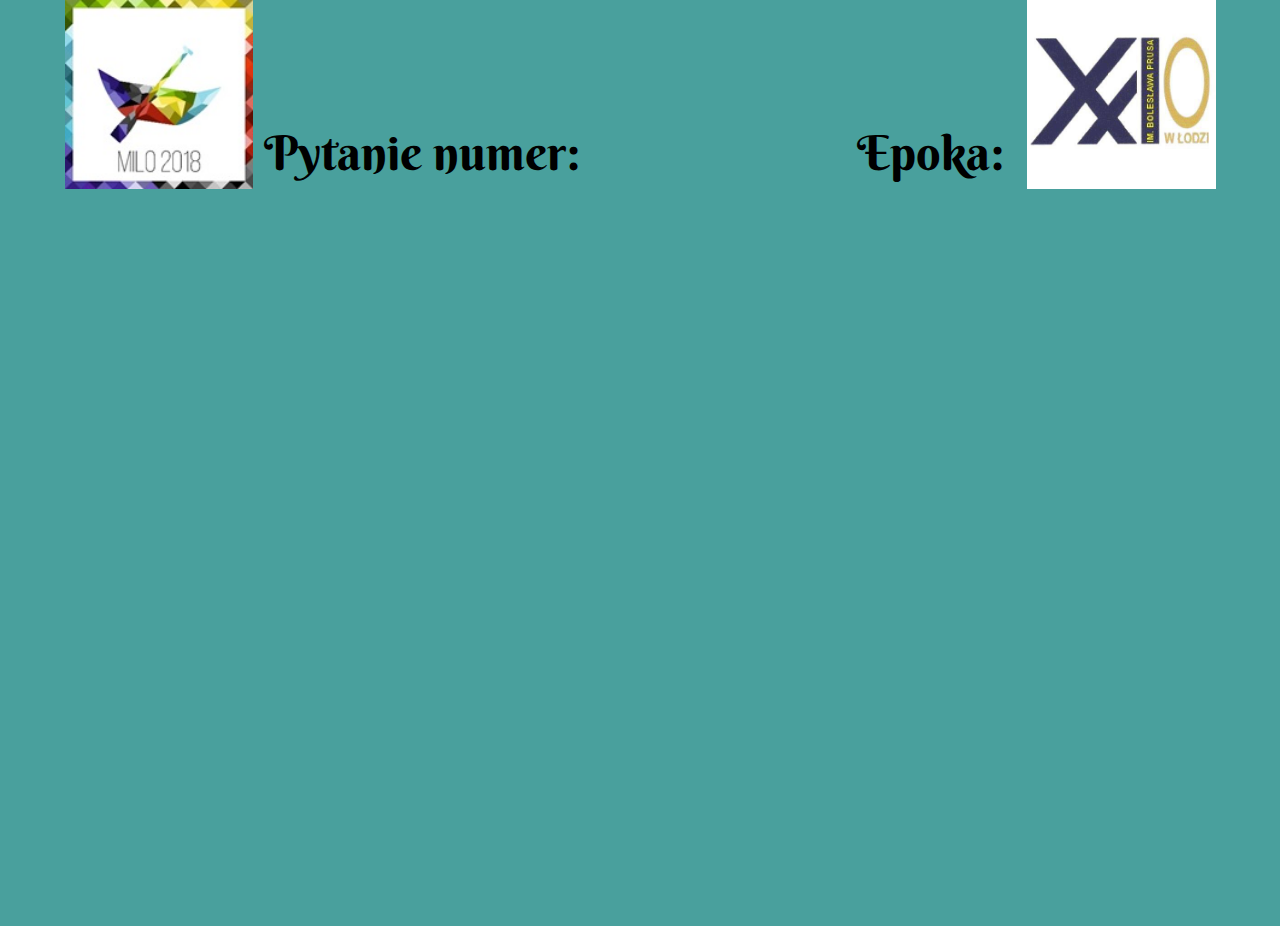
<file: index.html>
<!doctype html>
<html lang="pl">

<head>
  <meta charset="utf-8">
  <title>MILO2018</title>
  <link rel="shortcut icon" href="favicon.ico">
  <meta name="author" content="Marcin Górecki">
  <link rel="stylesheet" href="css/styles.css">
</head>

<body>
  <header>
    <a href="szybkie.html">
      <div id="miloLogo"></div>
      <div id="loLogo"></div>
    </a>
  </header>
  <section>
    <div>Pytanie numer:&nbsp<span id="numer"></span></div>
    <div>Epoka:&nbsp;<span id="epoka"></span></div>
  </section>
  <main>
    <div id="pytanie"></div>
    <div id="media"></div>
  </main>
  <div id="losowanie"><span>4</span><p></p></div>
  <script src="js/scripts.js"></script>
</body>

</html>
</file>
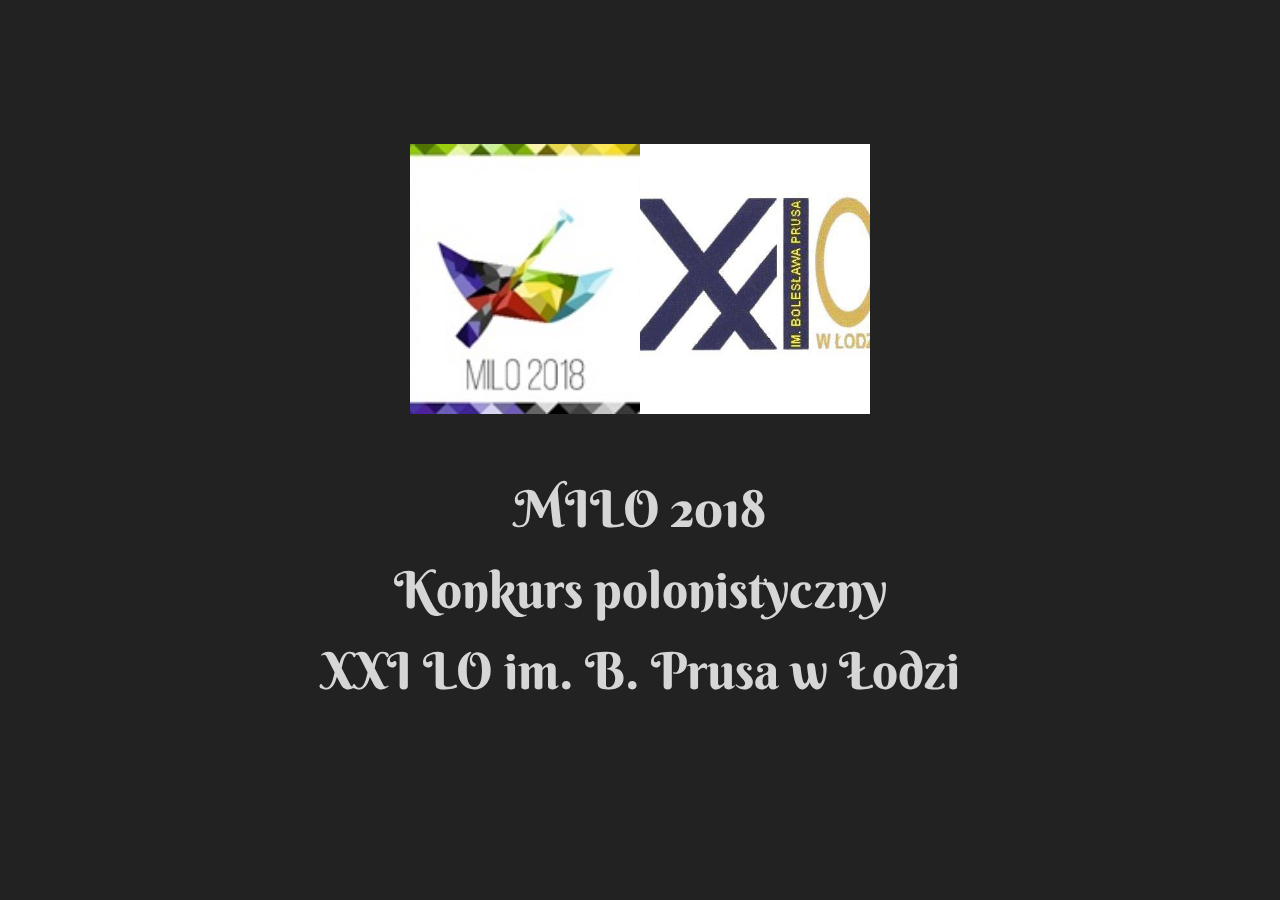
<file: koniec.html>
<!doctype html>
<html lang="pl">

<head>
  <meta charset="utf-8">
  <title>MILO2018</title>
  <link rel="shortcut icon" href="favicon.ico">
  <meta name="author" content="Marcin Górecki">
  <link rel="stylesheet" href="css/styles3.css">
</head>

<body>
    <main>
        <div id="banner">
            <div id="logoMilo"></div>
            <div id="logoLo"></div>
        </div>
        <div class="txt">MILO 2018</div>
        <div class="txt">Konkurs polonistyczny</div>
        <div class="txt">XXI LO im. B. Prusa w Łodzi</div>
    </main>
</body>
</html>
</file>
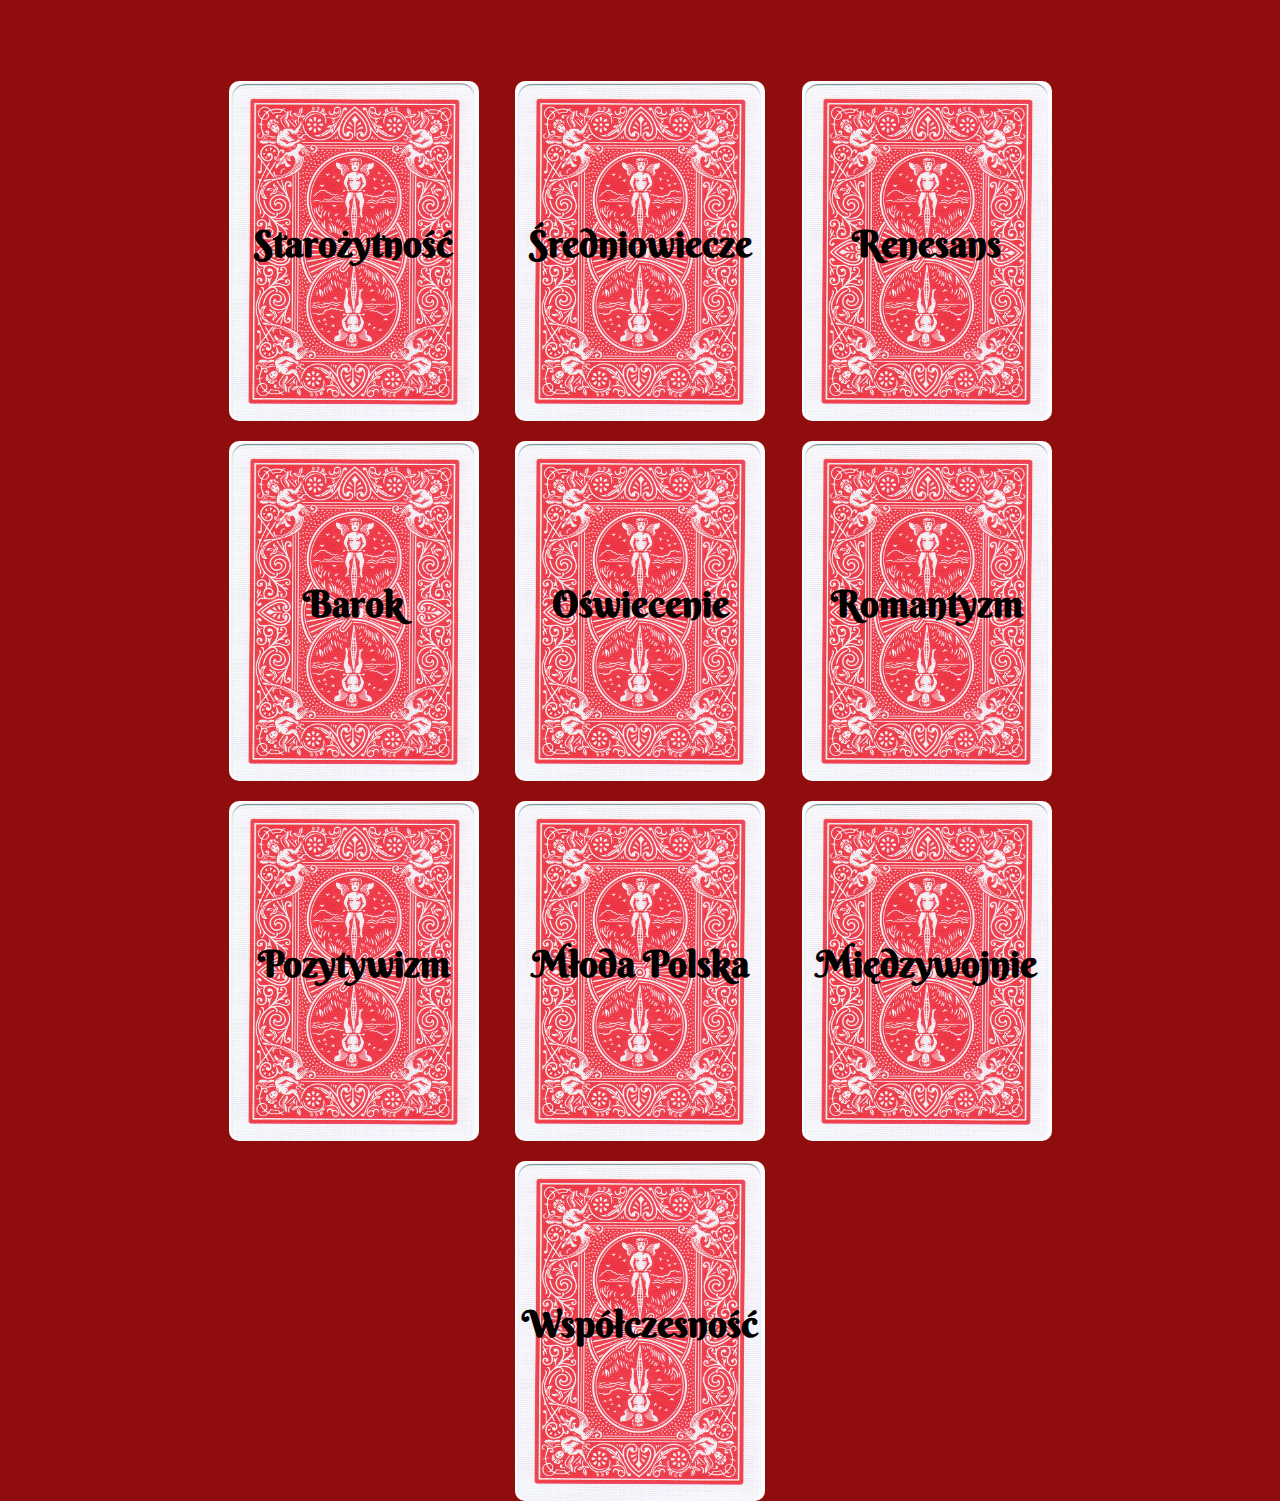
<file: szybkie.html>
<!doctype html>
<html lang="pl">

<head>
    <meta charset="utf-8">
    <title>MILO2018</title>
    <link rel="shortcut icon" href="favicon.ico">
    <meta name="author" content="Marcin Górecki">
    <link rel="stylesheet" href="css/styles2.css">
</head>

<body>
    <section class="modal2">
        <div id="timer">
            <div id="color"></div>
        </div>
        <div id="pytanie">
            <h2 id="pytanie_tekst"></h2>      
        </div>
    </section>
    <main></main>
    <script src="js/scripts2.js"></script>
</body>
</file>
<file: css/styles.css>
@import url("https://fonts.googleapis.com/css?family=Berkshire+Swash");
html {
  background-color: #49a09d;
}
body {
  margin: 0;
  padding: 0;
  overflow: hidden;
  font-family: "Berkshire Swash", cursive;
}

a:link,
a:visited {
  text-decoration: none;
  color: black;
}

header,
section,
main {
  width: 100vw;
  padding: 20px 0;
  display: flex;
}

@keyframes background {
  0% {
    background-color: #49a09d;
  }
  50% {
    background-color: #7c5d90;
  }
  100% {
    background-color: #49a09d;
  }
}

header,
section {
  animation: background 60s infinite;
}

header {
  height: 10vh;
  font-size: 1.5em;
  padding-top: 0;
}

header a {
  margin: 0 auto -3vh;
  margin-top: 2vh;
  display: flex;
  justify-content: space-between;
  align-items: center;
  width: 90%;
}

#miloLogo,
#loLogo {
  margin-top: 6vh;
  width: 21vh;
  height: 21vh;
  background-repeat: no-repeat;
  background-size: contain;
  background-position: center;
}

#miloLogo {
  background-image: url("../images/LOGO_milo.jpg");
}

#loLogo {
  background-image: url("../images/Lo_Logo.jpg");
}

section {
  height: 5vh;
  text-align: center;
  font-size: 3em;
  display: flex;
  justify-content: space-evenly;
  align-items: center;
}

main {
  flex-flow: column;
  height: 79vh;
  text-align: center;
  font-size: 2.5em;
  padding-bottom: 0;
  background-color: #49a09d;
}

#media {
  background-size: contain;
  background-repeat: no-repeat;
  background-position: center;
}

.media_visible {
  width: 900px;
  height: 700px;
  margin: 10px auto;
  object-fit: contain;
}

iframe {
  margin-top: 5vh;
}

#pytanie {
  font-size: larger;
  padding: 0 50px;
}

#losowanie {
  width: 26vw;
  height: 40vw;
  border: 5px solid black;
  border-radius: 25px;
  z-index: 2;
  position: absolute;
  top: 10%;
  left: 35%;
  background-image: url("../images/card.jpg");
  background-size: cover;
  background-repeat: no-repeat;
  background-position: center;
  text-align: center;
  justify-content: center;
  align-items: center;
  flex-flow: column;
  display: none;
}

#losowanie span {
  font-size: 14em;
}

#losowanie p {
    font-size: 5em;
}
</file>
<file: css/styles3.css>
@import url("https://fonts.googleapis.com/css?family=Berkshire+Swash");
body {
    margin: 0;
    padding: 0;
    overflow: hidden;
    font-family: "Berkshire Swash", cursive;
}
main {
    width: 100vw;
    height: 100vh;
    background-color: rgb(34, 34, 34);
}

#banner {
    width: 36vw;
    margin: 0 auto 7vh;
    padding-top: 16vh;
    display: flex;
    flex-flow: row;
    justify-content: space-between;
    align-items: center;
}

#logoMilo,
#logoLo {
    width: 30vh;
    height: 30vh;
    background-position: center;
    background-size: cover;
}

#logoMilo {
    background-image: url("../images/LOGO_milo.jpg");
}

#logoLo {
    background-image: url("../images/Lo_Logo.jpg");
}

.txt {
    text-align: center;
    font-size: 4vw;
    color: #d6d6d6;
    margin-top: 2vh;
}
</file>
<file: css/styles2.css>
@import url("https://fonts.googleapis.com/css?family=Berkshire+Swash");
body {
  margin: 0;
  margin-top: -5vh;
  padding: 0;
  position: relative;
  width: 100vw;
  height: 100vh;
  overflow: hidden;
  background-color: #8F0D0D;
}

main {
  display: flex;
  justify-content: space-evenly;
  flex-wrap: wrap;
  width: 70vw;
  height: 70vh;
  margin: 14vh auto;
}

main div {
  width: 250px;
  height: 340px;
  margin-bottom: 20px;
  border-radius: 10px;
  background-image: url("../images/card.jpg");
  background-size: cover;
  background-position: center;
  cursor: pointer;
}

main div p {
  font-family: "Berkshire Swash", cursive;
  font-size: 2.3rem;
  font-weight: bolder;
  text-align: center;
  margin-top: 140px;
}

.modal2 {
  width: 100vw;
  height: 100vh;
  background-color: #76B8B8;
  position: absolute;
  display: none;
  margin-top: -14vh;
  padding: 2vw;
}

.modal2_show {
  display: block;
}

#timer {
  font-size: 2em;
  text-align: center;
  margin-left: -2vw;
  position: relative;
}

@keyframes color {
  from {
        background-color: green;
        width: 100wv;}
  to {
      background-color: red;
      width: 0;
      }
}

#color {
  position: absolute;
  top: 10px;
  width: 100vw;
  height: 100px;
  background-color: lightgreen;
  /* animation-name: color; */
  animation-duration: 7s;
  animation-timing-function: linear;
  animation-iteration-count: 5;
}

#pytanie {
  font-size: 2.5em;
  width: 100vw;
  max-width: 100vw;
  padding: 10vh 0;
  text-align: center;
  margin-left: -2vw;
  margin-top: 27vh;
}

#pytanie_tekst {
  max-width: 80%;
  margin: 0 auto;
}
</file>
